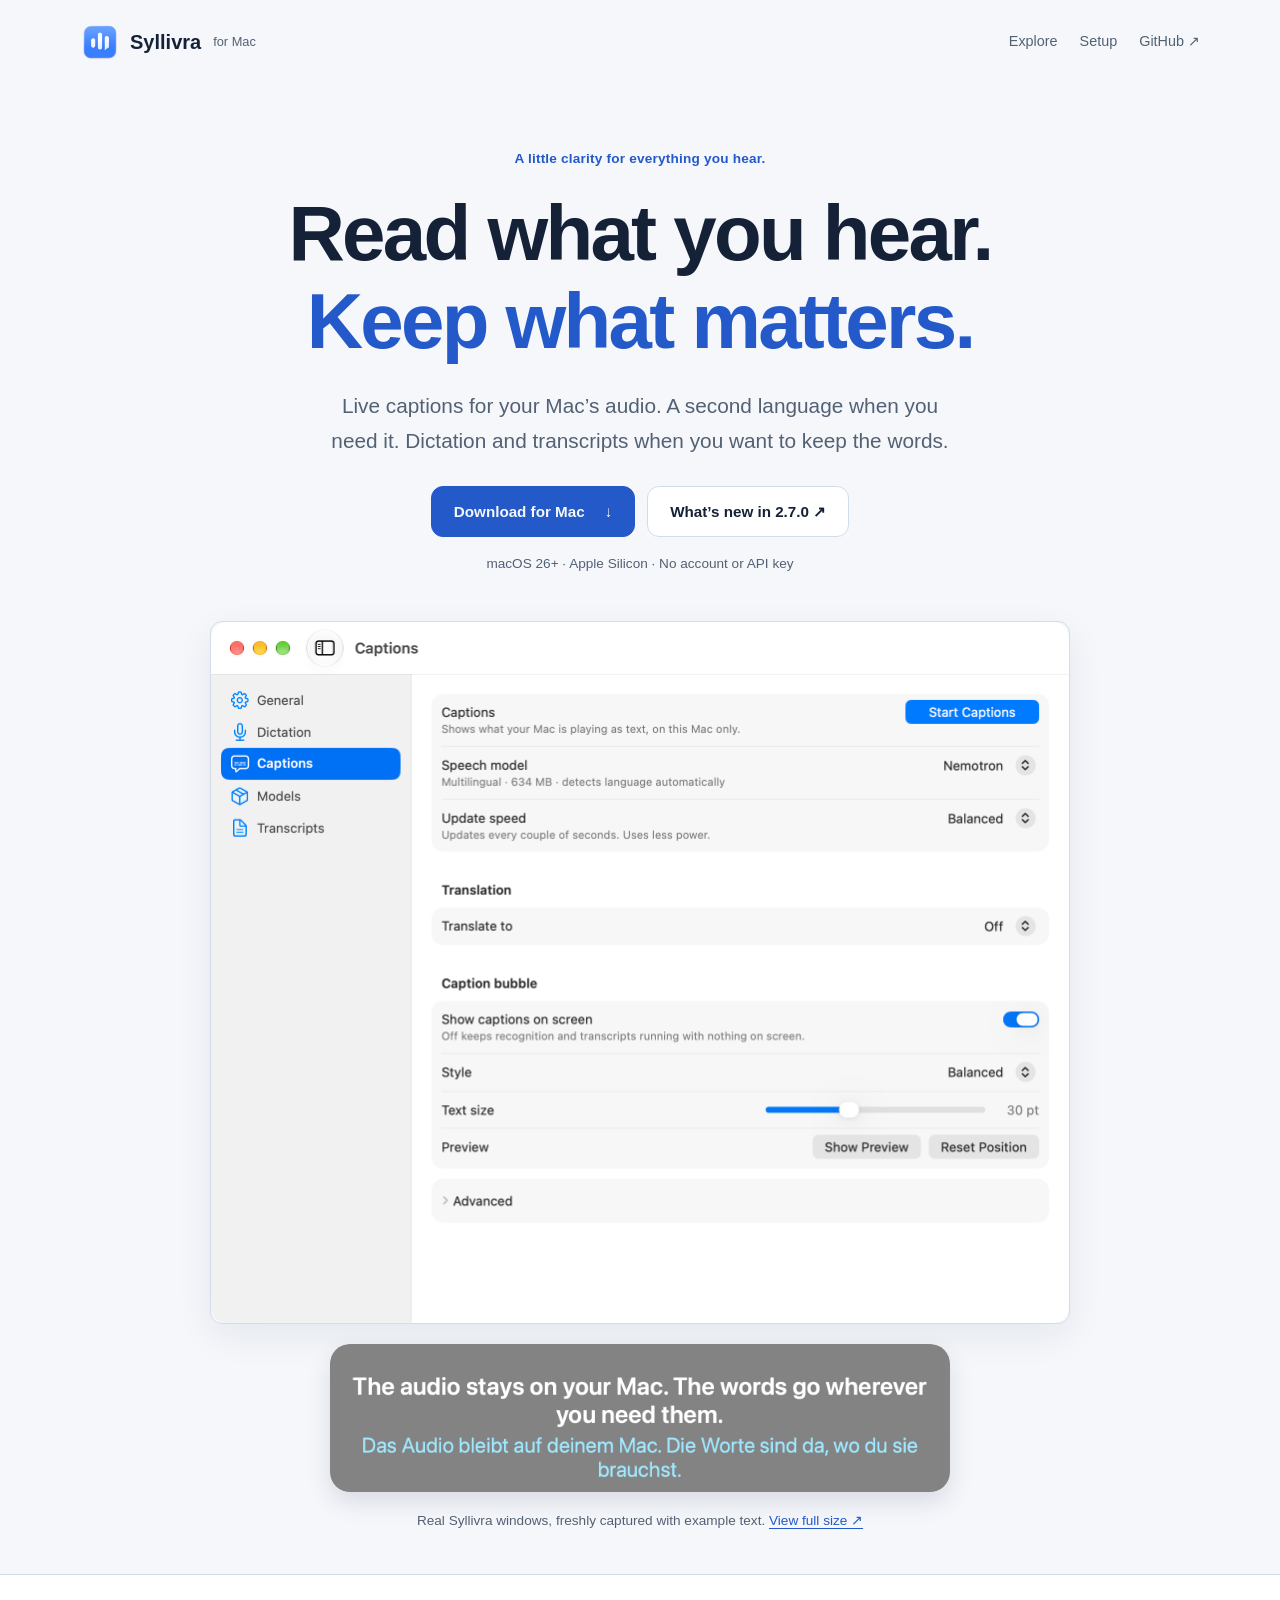
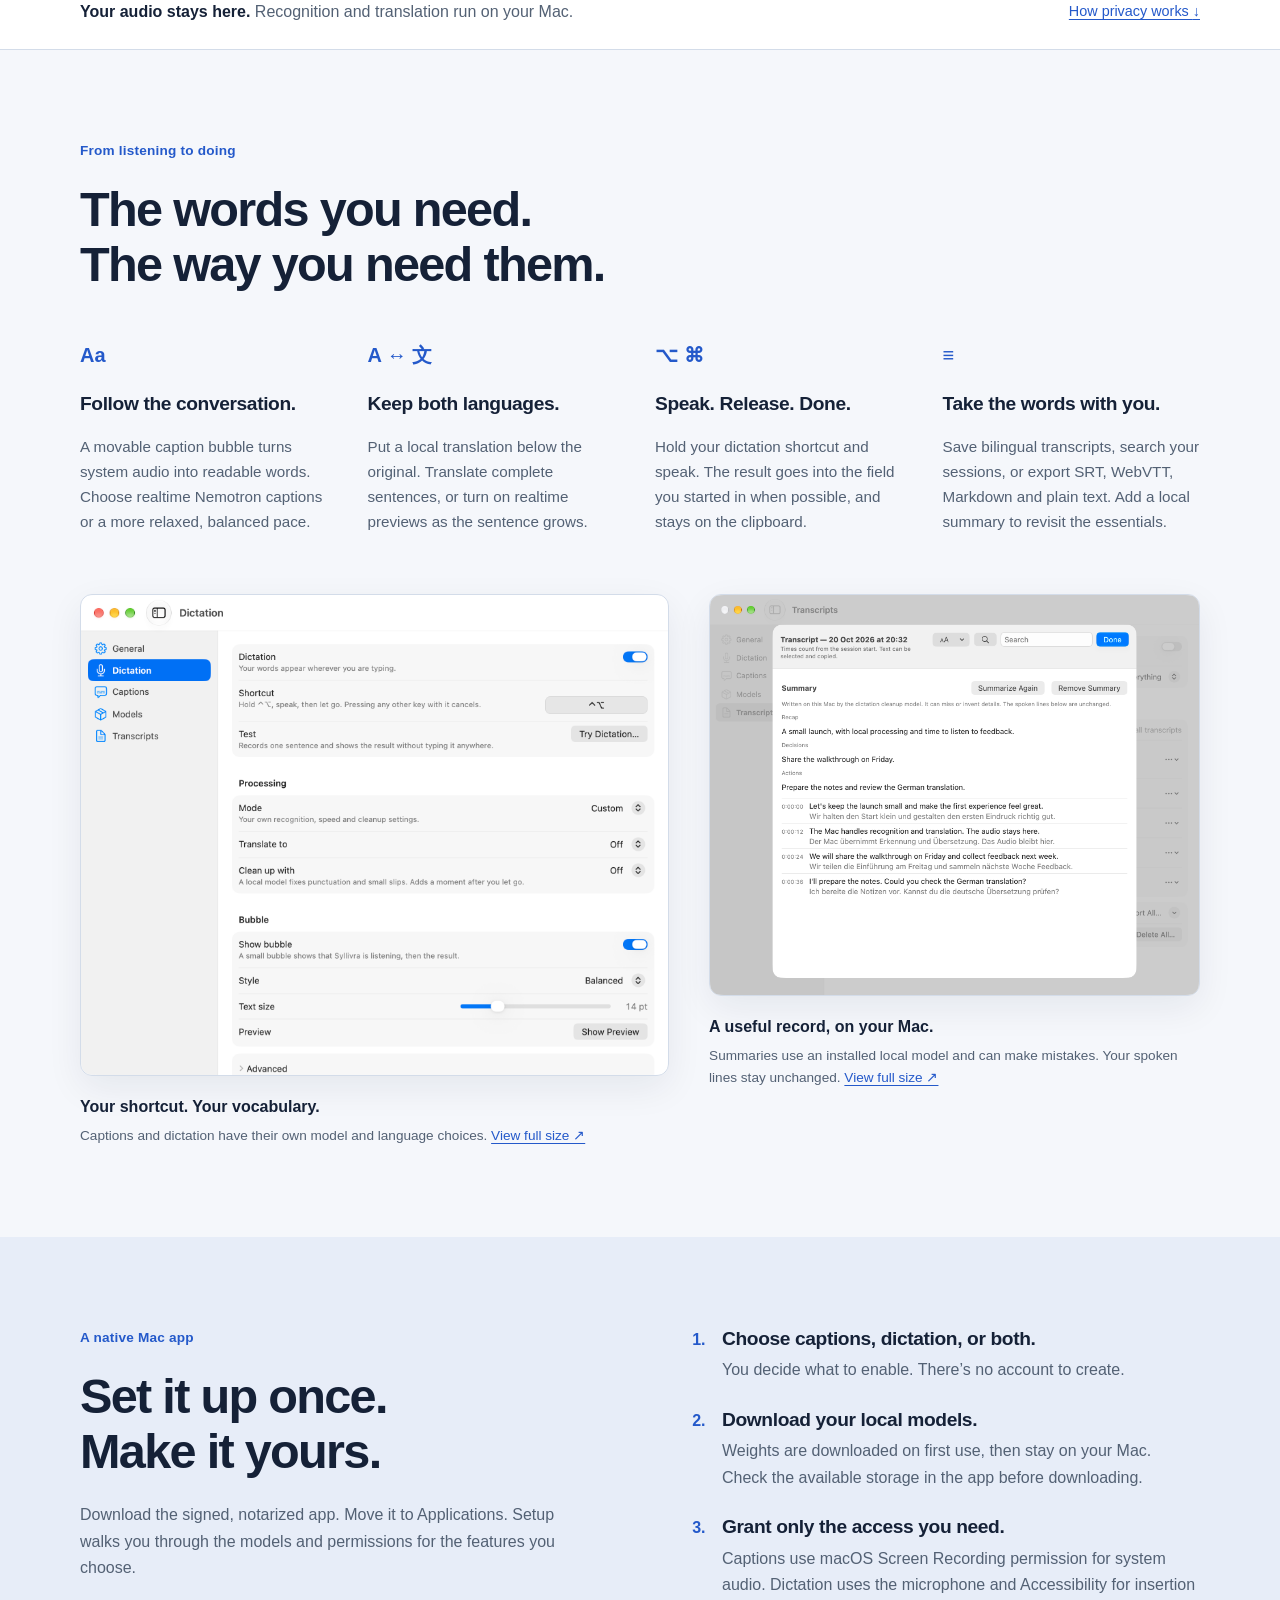
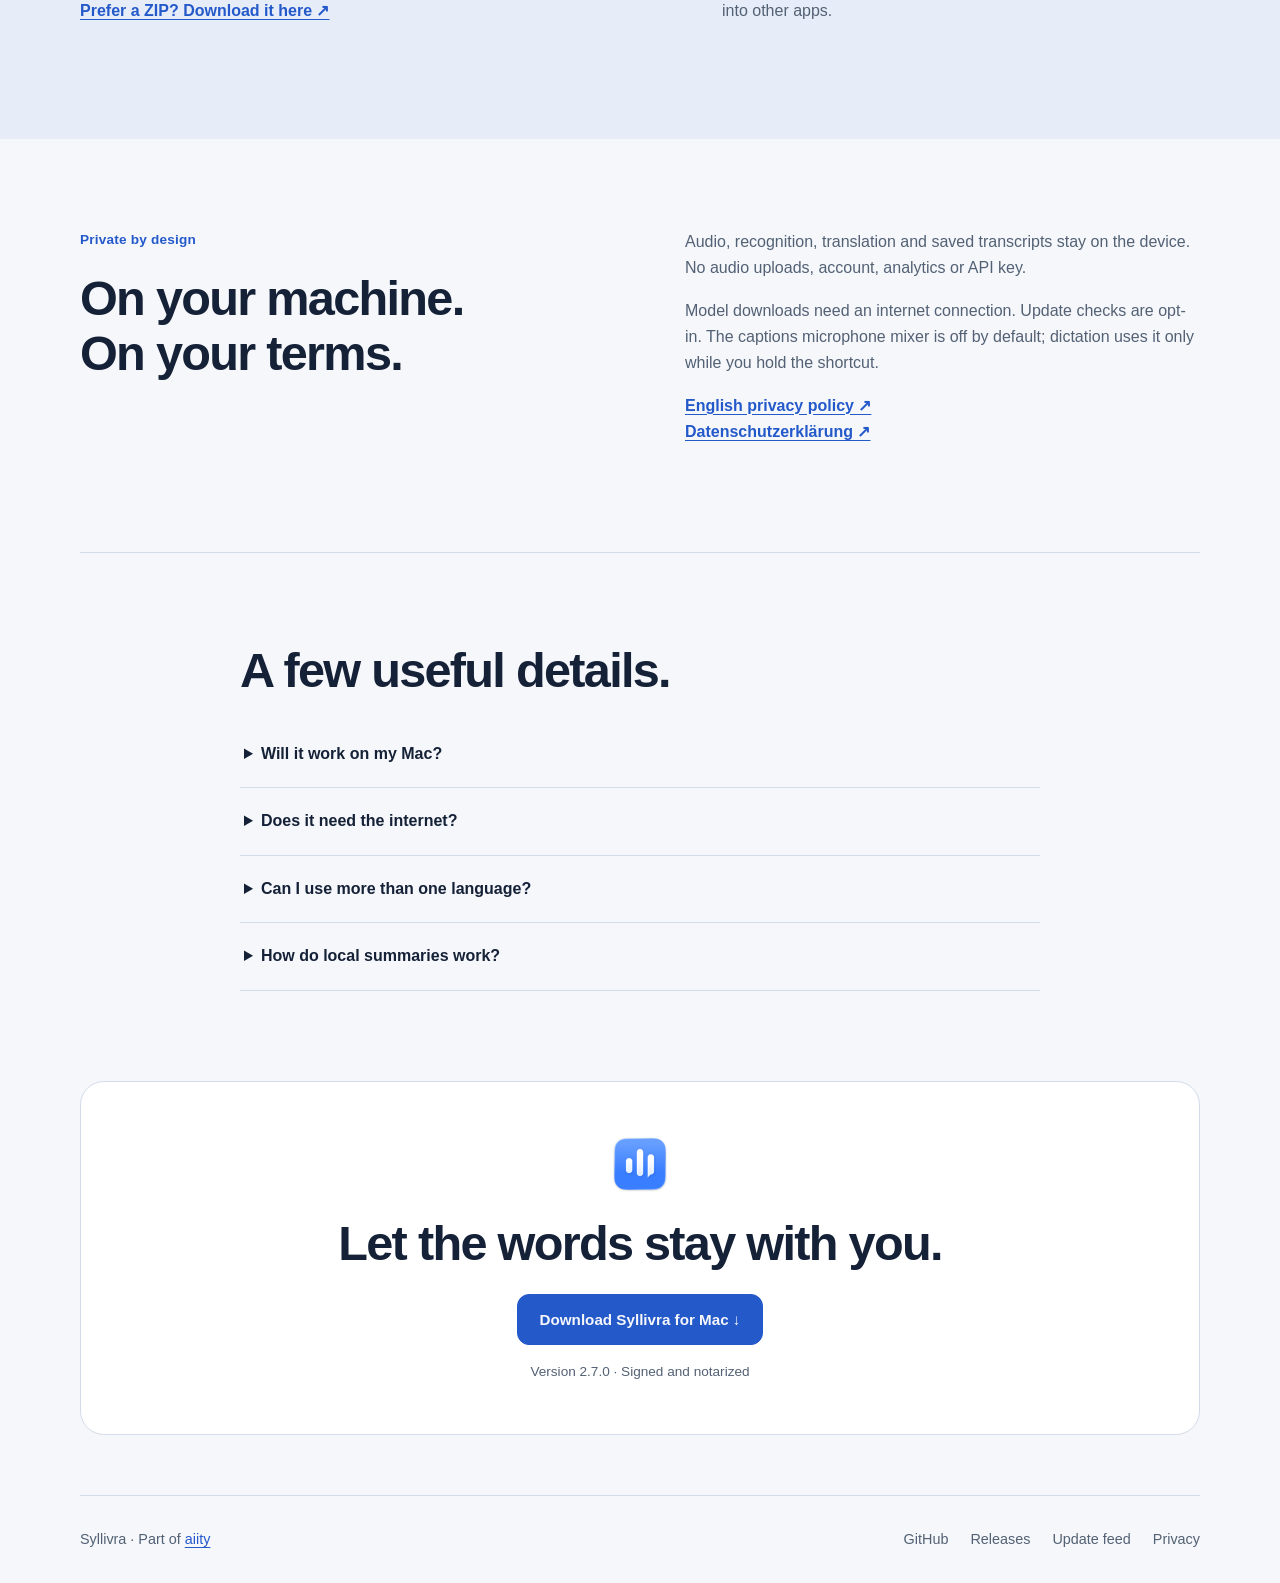
<file: index.html>
<!doctype html>
<html lang="en">
<head>
  <meta charset="utf-8">
  <meta name="viewport" content="width=device-width, initial-scale=1">
  <title>Syllivra — Read what you hear</title>
  <meta name="description" content="Live captions, local translation, press-to-talk dictation and saved transcripts. A native Mac app that keeps your audio on your Mac.">
  <link rel="canonical" href="https://enrzh.github.io/sAiity/">
  <meta name="color-scheme" content="light dark">
  <meta name="theme-color" content="#f5f7fb">
  <meta property="og:title" content="Syllivra — Read what you hear">
  <meta property="og:description" content="Captions, translation, dictation and transcripts. On your Mac.">
  <meta property="og:type" content="website">
  <meta property="og:url" content="https://enrzh.github.io/sAiity/">
  <meta property="og:image" content="https://enrzh.github.io/sAiity/screenshots/captions.png">
  <meta name="twitter:card" content="summary_large_image">
  <link rel="icon" href="screenshots/icon.png">
  <link rel="stylesheet" href="site.css">
</head>
<body>
  <a class="skip" href="#main">Skip to content</a>
  <header class="shell header">
    <a class="brand" href="./" aria-label="Syllivra home"><img src="screenshots/icon.png" width="40" height="40" alt="">Syllivra <span>for Mac</span></a>
    <nav aria-label="Main navigation"><a href="#features">Explore</a><a href="#setup">Setup</a><a href="https://github.com/enrzh/sAiity">GitHub ↗</a></nav>
  </header>
  <main id="main">
    <section class="shell hero" aria-labelledby="hero-title">
      <p class="eyebrow">A little clarity for everything you hear.</p>
      <h1 id="hero-title">Read what you hear.<br><span>Keep what matters.</span></h1>
      <p class="intro">Live captions for your Mac’s audio. A second language when you need it. Dictation and transcripts when you want to keep the words.</p>
      <div class="actions"><a class="button primary" href="https://github.com/enrzh/sAiity/releases/download/v2.7.0/Syllivra-2.7.0.dmg">Download for Mac <span aria-hidden="true">↓</span></a><a class="button secondary" href="https://github.com/enrzh/sAiity/releases/tag/v2.7.0">What’s new in 2.7.0 ↗</a></div>
      <p class="fine">macOS 26+ · Apple Silicon · No account or API key</p>
      <figure class="hero-product">
        <a href="screenshots/captions.png" aria-label="View the Captions window at full size"><img class="desktop-shot" src="screenshots/captions.png" width="1720" height="1404" alt="The native Captions window with Start Captions, speech model, update speed, translation and caption bubble controls." fetchpriority="high"></a>
        <img class="bubble-shot" src="screenshots/bubble.png" width="1540" height="368" alt="A live caption with its German translation: The audio stays on your Mac. The words go wherever you need them.">
        <figcaption>Real Syllivra windows, freshly captured with example text. <a href="screenshots/captions.png">View full size ↗</a></figcaption>
      </figure>
    </section>

    <div class="promise"><div class="shell promise-inner"><p><strong>Your audio stays here.</strong> Recognition and translation run on your Mac.</p><a href="#privacy">How privacy works <span aria-hidden="true">↓</span></a></div></div>

    <section class="shell section" id="features" aria-labelledby="features-title">
      <div class="section-heading"><p class="eyebrow">From listening to doing</p><h2 id="features-title">The words you need.<br>The way you need them.</h2></div>
      <div class="features">
        <article><span class="feature-symbol" aria-hidden="true">Aa</span><h3>Follow the conversation.</h3><p>A movable caption bubble turns system audio into readable words. Choose realtime Nemotron captions or a more relaxed, balanced pace.</p></article>
        <article><span class="feature-symbol" aria-hidden="true">A ↔ 文</span><h3>Keep both languages.</h3><p>Put a local translation below the original. Translate complete sentences, or turn on realtime previews as the sentence grows.</p></article>
        <article><span class="feature-symbol" aria-hidden="true">⌥ ⌘</span><h3>Speak. Release. Done.</h3><p>Hold your dictation shortcut and speak. The result goes into the field you started in when possible, and stays on the clipboard.</p></article>
        <article><span class="feature-symbol" aria-hidden="true">≡</span><h3>Take the words with you.</h3><p>Save bilingual transcripts, search your sessions, or export SRT, WebVTT, Markdown and plain text. Add a local summary to revisit the essentials.</p></article>
      </div>
      <div class="gallery">
        <figure><a href="screenshots/dictation.png" aria-label="View Dictation at full size"><img class="desktop-shot" src="screenshots/dictation.png" width="1720" height="1404" alt="Dictation settings with the hold-to-talk shortcut, a test button, processing mode, translation and cleanup choices." loading="lazy"></a><figcaption><strong>Your shortcut. Your vocabulary.</strong> Captions and dictation have their own model and language choices. <a href="screenshots/dictation.png">View full size ↗</a></figcaption></figure>
        <figure><a href="screenshots/summary.png" aria-label="View a transcript summary at full size"><img class="desktop-shot" src="screenshots/summary.png" width="1720" height="1404" alt="A saved example transcript open over the Transcripts settings, with a recap, decisions, action items and original and translated spoken lines." loading="lazy"></a><figcaption><strong>A useful record, on your Mac.</strong> Summaries use an installed local model and can make mistakes. Your spoken lines stay unchanged. <a href="screenshots/summary.png">View full size ↗</a></figcaption></figure>
      </div>
    </section>

    <section class="section setup-band" id="setup" aria-labelledby="setup-title"><div class="shell setup-layout">
      <div><p class="eyebrow">A native Mac app</p><h2 id="setup-title">Set it up once.<br>Make it yours.</h2><p>Download the signed, notarized app. Move it to Applications. Setup walks you through the models and permissions for the features you choose.</p><a class="text-link" href="https://github.com/enrzh/sAiity/releases/download/v2.7.0/Syllivra-2.7.0.zip">Prefer a ZIP? Download it here ↗</a></div>
      <ol class="steps"><li><h3>Choose captions, dictation, or both.</h3><p>You decide what to enable. There’s no account to create.</p></li><li><h3>Download your local models.</h3><p>Weights are downloaded on first use, then stay on your Mac. Check the available storage in the app before downloading.</p></li><li><h3>Grant only the access you need.</h3><p>Captions use macOS Screen Recording permission for system audio. Dictation uses the microphone and Accessibility for insertion into other apps.</p></li></ol>
    </div></section>

    <section class="shell section privacy-layout" id="privacy" aria-labelledby="privacy-title">
      <div><p class="eyebrow">Private by design</p><h2 id="privacy-title">On your machine.<br>On your terms.</h2></div>
      <div><p>Audio, recognition, translation and saved transcripts stay on the device. No audio uploads, account, analytics or API key.</p><p>Model downloads need an internet connection. Update checks are opt-in. The captions microphone mixer is off by default; dictation uses it only while you hold the shortcut.</p><p><a class="text-link" href="en/privacy.html">English privacy policy ↗</a><br><a class="text-link" href="privacy.html" lang="de">Datenschutzerklärung ↗</a></p></div>
    </section>

    <section class="shell faq section" aria-labelledby="faq-title"><h2 id="faq-title">A few useful details.</h2>
      <details><summary>Will it work on my Mac?</summary><p>Syllivra requires macOS 26 or later and Apple Silicon. Intel Macs and Windows are not supported releases. Model speed depends on your Mac, available memory and the models you choose.</p></details>
      <details><summary>Does it need the internet?</summary><p>To download models and, if enabled, check for updates. Once the chosen models are installed, recognition and translation run locally.</p></details>
      <details><summary>Can I use more than one language?</summary><p>Yes. Language coverage depends on the recognition and translation engines you select. Dictation without translation preserves supported spoken languages; turning translation on asks for the result in your chosen target language.</p></details>
      <details><summary>How do local summaries work?</summary><p>Since version 2.6.6, Syllivra opens Summarize, Summarize Again and Remove Summary in the resizable transcript reader. It uses the Gemma cleanup model already installed for dictation and does not download another model. Summaries can miss or invent details, and long transcripts may omit earlier lines. Original spoken lines and subtitle exports are preserved.</p></details>
    </section>
    <section class="shell closing"><img src="screenshots/icon.png" width="64" height="64" alt=""><h2>Let the words stay with you.</h2><a class="button primary" href="https://github.com/enrzh/sAiity/releases/download/v2.7.0/Syllivra-2.7.0.dmg">Download Syllivra for Mac ↓</a><p class="fine">Version 2.7.0 · Signed and notarized</p></section>
  </main>
  <footer class="shell footer"><p>Syllivra · Part of <a href="https://aiity.de">aiity</a></p><nav aria-label="Footer"><a href="https://github.com/enrzh/sAiity">GitHub</a><a href="https://github.com/enrzh/sAiity/releases">Releases</a><a href="appcast.xml">Update feed</a><a href="en/privacy.html">Privacy</a></nav></footer>
</body>
</html>
</file>
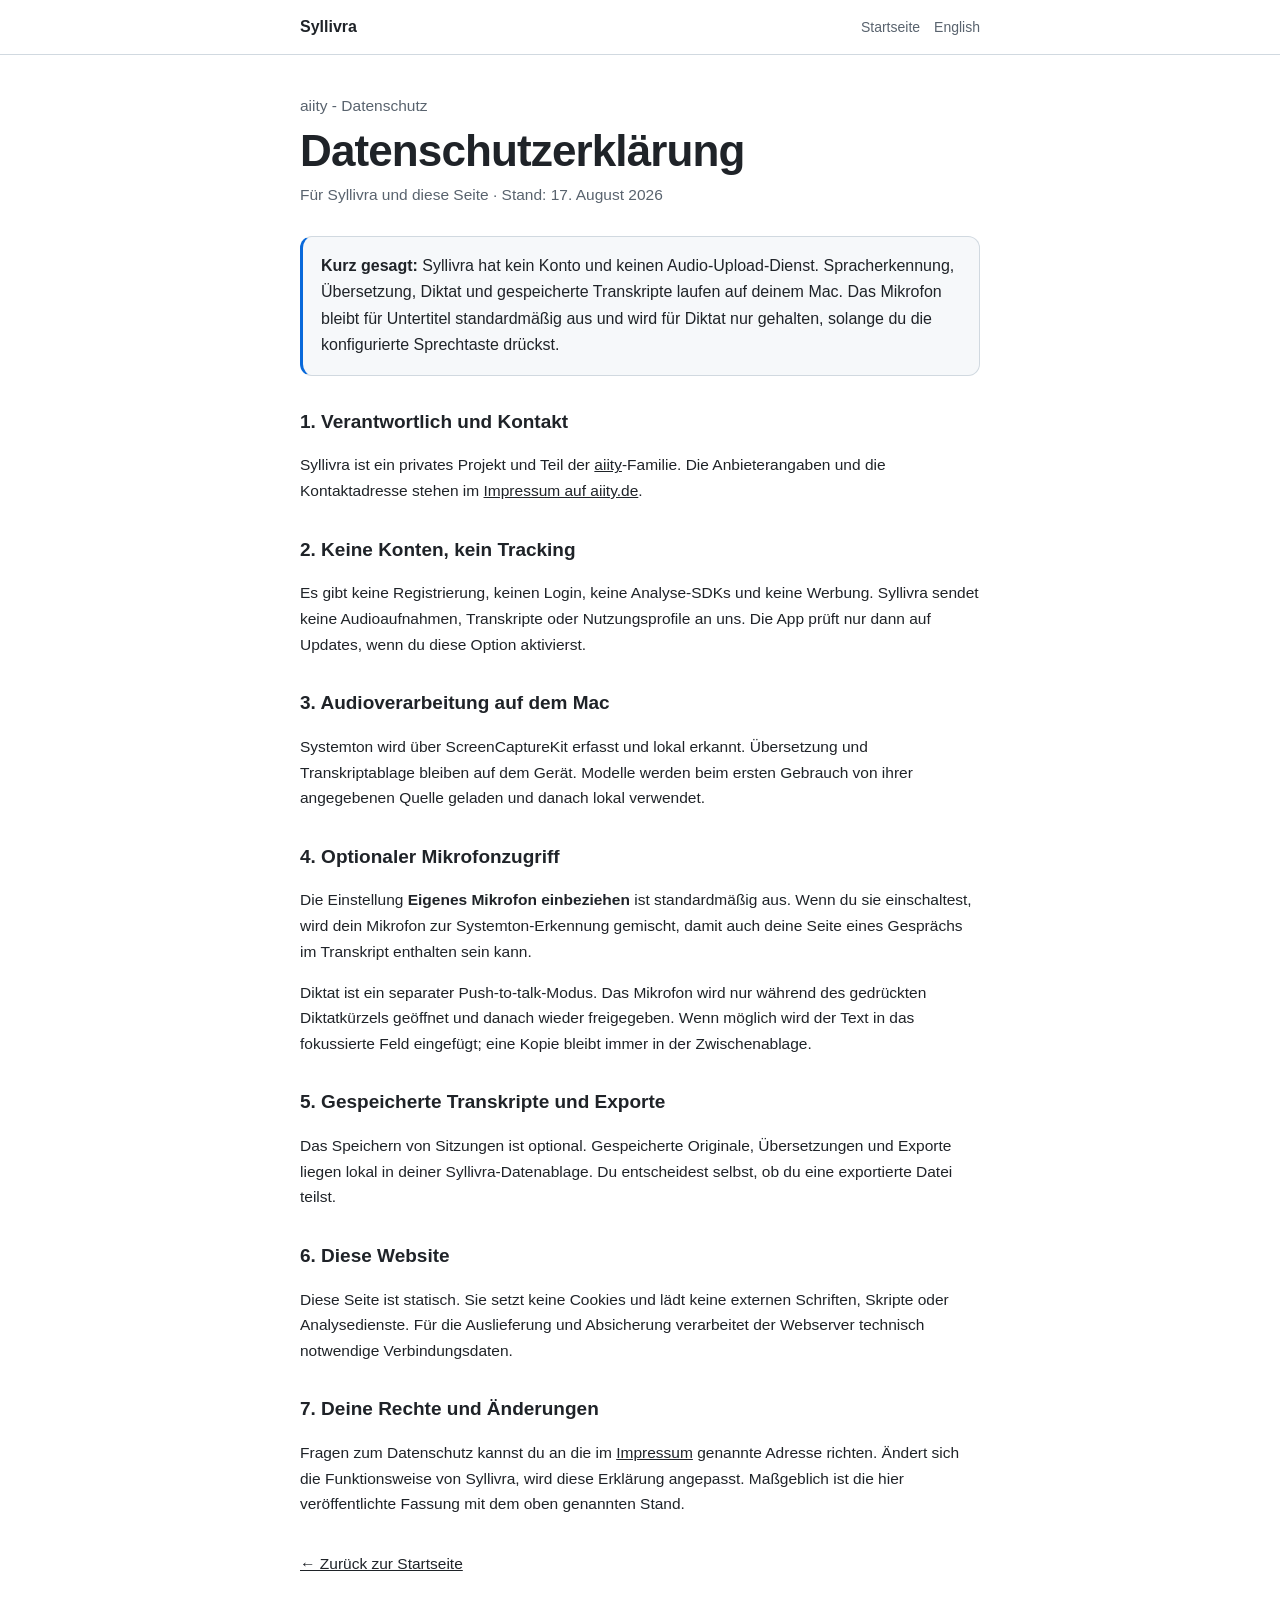
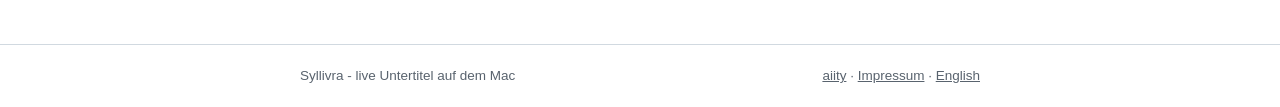
<file: privacy.html>
<!doctype html>
<html lang="de">
<head>
<meta charset="utf-8">
<meta name="viewport" content="width=device-width, initial-scale=1, viewport-fit=cover">
<title>Datenschutzerklärung - Syllivra</title>
<meta name="description" content="Datenschutzerklärung für Syllivra, lokale Untertitel, Übersetzung und Diktat für den Mac.">
<meta name="color-scheme" content="dark light">
<style>
*,*::before,*::after{box-sizing:border-box}
:root{color-scheme:dark light;--bg:#0d1117;--panel:#161b22;--border:#30363d;--fg:#e6edf3;--muted:#8d96a0;--accent:#58a6ff}
@media (prefers-color-scheme:light){:root{--bg:#fff;--panel:#f6f8fa;--border:#d1d9e0;--fg:#1f2328;--muted:#59636e;--accent:#0969da}}
html{-webkit-text-size-adjust:100%}body{margin:0;background:var(--bg);color:var(--fg);font:16px/1.65 -apple-system,BlinkMacSystemFont,"SF Pro Text","Segoe UI",sans-serif;min-height:100dvh}
.wrap{width:100%;max-width:720px;margin:0 auto;padding:0 20px}a{color:var(--fg)}a:hover{color:var(--accent)}
header{border-bottom:1px solid var(--border);padding:14px 0;position:sticky;top:0;background:color-mix(in srgb,var(--bg) 90%,transparent);backdrop-filter:blur(12px);z-index:2}
.bar{display:flex;align-items:center;justify-content:space-between;gap:12px}.brand{font-weight:600;text-decoration:none}.bar nav{display:flex;gap:14px;font-size:14px}.bar nav a{color:var(--muted);text-decoration:none}
main{padding:38px 0 52px}.eyebrow{color:var(--muted);font-size:14px;margin:0 0 8px}.hero h1{font-size:clamp(30px,8vw,44px);line-height:1.08;margin:0 0 8px;letter-spacing:-.02em}.meta{color:var(--muted);font-size:14px;margin:0 0 28px}
.summary{background:var(--panel);border:1px solid var(--border);border-left:3px solid var(--accent);border-radius:12px;padding:16px 18px;margin:0 0 30px}.doc h2{font-size:19px;margin:30px 0 8px}.doc p,.doc li{font-size:15.5px}.doc ul{padding-left:21px}.back{margin-top:34px}
footer{border-top:1px solid var(--border);padding:20px 0;color:var(--muted);font-size:13.5px}.foot{display:flex;justify-content:space-between;gap:14px;flex-wrap:wrap}.foot a{color:var(--muted)}
</style>
</head>
<body>
<header><div class="wrap bar"><a class="brand" href="https://enrzh.github.io/sAiity/">Syllivra</a><nav><a href="https://enrzh.github.io/sAiity/">Startseite</a><a href="en/privacy.html" hreflang="en">English</a></nav></div></header>
<main><div class="wrap doc">
<p class="eyebrow">aiity - Datenschutz</p><div class="hero"><h1>Datenschutzerklärung</h1><p class="meta">Für Syllivra und diese Seite · Stand: 17. August 2026</p></div>
<div class="summary"><b>Kurz gesagt:</b> Syllivra hat kein Konto und keinen Audio-Upload-Dienst. Spracherkennung, Übersetzung, Diktat und gespeicherte Transkripte laufen auf deinem Mac. Das Mikrofon bleibt für Untertitel standardmäßig aus und wird für Diktat nur gehalten, solange du die konfigurierte Sprechtaste drückst.</div>
<h2>1. Verantwortlich und Kontakt</h2>
<p>Syllivra ist ein privates Projekt und Teil der <a href="https://aiity.de">aiity</a>-Familie. Die Anbieterangaben und die Kontaktadresse stehen im <a href="https://aiity.de/impressum">Impressum auf aiity.de</a>.</p>
<h2>2. Keine Konten, kein Tracking</h2>
<p>Es gibt keine Registrierung, keinen Login, keine Analyse-SDKs und keine Werbung. Syllivra sendet keine Audioaufnahmen, Transkripte oder Nutzungsprofile an uns. Die App prüft nur dann auf Updates, wenn du diese Option aktivierst.</p>
<h2>3. Audioverarbeitung auf dem Mac</h2>
<p>Systemton wird über ScreenCaptureKit erfasst und lokal erkannt. Übersetzung und Transkriptablage bleiben auf dem Gerät. Modelle werden beim ersten Gebrauch von ihrer angegebenen Quelle geladen und danach lokal verwendet.</p>
<h2>4. Optionaler Mikrofonzugriff</h2>
<p>Die Einstellung <b>Eigenes Mikrofon einbeziehen</b> ist standardmäßig aus. Wenn du sie einschaltest, wird dein Mikrofon zur Systemton-Erkennung gemischt, damit auch deine Seite eines Gesprächs im Transkript enthalten sein kann.</p>
<p>Diktat ist ein separater Push-to-talk-Modus. Das Mikrofon wird nur während des gedrückten Diktatkürzels geöffnet und danach wieder freigegeben. Wenn möglich wird der Text in das fokussierte Feld eingefügt; eine Kopie bleibt immer in der Zwischenablage.</p>
<h2>5. Gespeicherte Transkripte und Exporte</h2>
<p>Das Speichern von Sitzungen ist optional. Gespeicherte Originale, Übersetzungen und Exporte liegen lokal in deiner Syllivra-Datenablage. Du entscheidest selbst, ob du eine exportierte Datei teilst.</p>
<h2>6. Diese Website</h2>
<p>Diese Seite ist statisch. Sie setzt keine Cookies und lädt keine externen Schriften, Skripte oder Analysedienste. Für die Auslieferung und Absicherung verarbeitet der Webserver technisch notwendige Verbindungsdaten.</p>
<h2>7. Deine Rechte und Änderungen</h2>
<p>Fragen zum Datenschutz kannst du an die im <a href="https://aiity.de/impressum">Impressum</a> genannte Adresse richten. Ändert sich die Funktionsweise von Syllivra, wird diese Erklärung angepasst. Maßgeblich ist die hier veröffentlichte Fassung mit dem oben genannten Stand.</p>
<p class="back"><a href="https://enrzh.github.io/sAiity/">← Zurück zur Startseite</a></p>
</div></main>
<footer><div class="wrap foot"><span>Syllivra - live Untertitel auf dem Mac</span><span><a href="https://aiity.de">aiity</a> · <a href="https://aiity.de/impressum">Impressum</a> · <a href="en/privacy.html">English</a></span></div></footer>
</body></html>
</file>
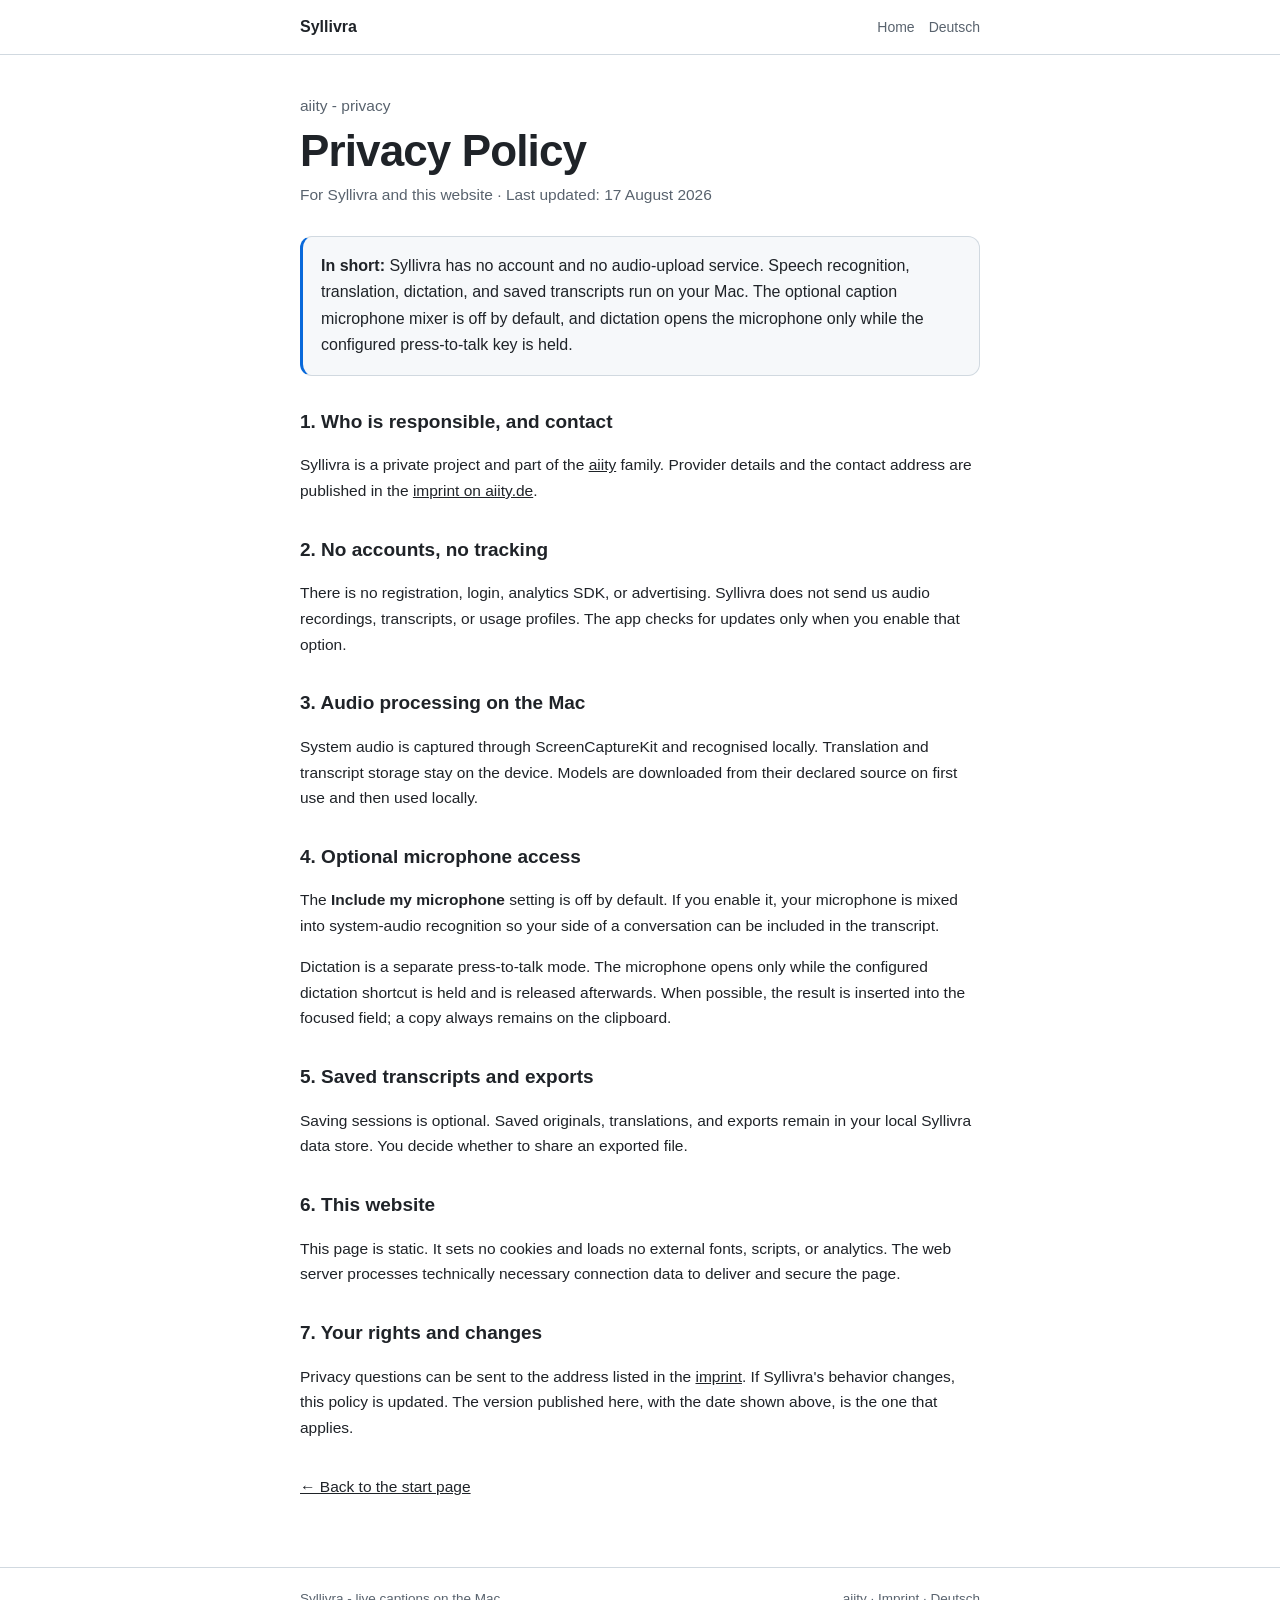
<file: en/privacy.html>
<!doctype html>
<html lang="en">
<head>
<meta charset="utf-8">
<meta name="viewport" content="width=device-width, initial-scale=1, viewport-fit=cover">
<title>Privacy Policy - Syllivra</title>
<meta name="description" content="Privacy policy for Syllivra, local captions, translation, transcripts, and dictation for Mac.">
<meta name="color-scheme" content="dark light">
<style>
*,*::before,*::after{box-sizing:border-box}
:root{color-scheme:dark light;--bg:#0d1117;--panel:#161b22;--border:#30363d;--fg:#e6edf3;--muted:#8d96a0;--accent:#58a6ff}
@media (prefers-color-scheme:light){:root{--bg:#fff;--panel:#f6f8fa;--border:#d1d9e0;--fg:#1f2328;--muted:#59636e;--accent:#0969da}}
html{-webkit-text-size-adjust:100%}body{margin:0;background:var(--bg);color:var(--fg);font:16px/1.65 -apple-system,BlinkMacSystemFont,"SF Pro Text","Segoe UI",sans-serif;min-height:100dvh}
.wrap{width:100%;max-width:720px;margin:0 auto;padding:0 20px}a{color:var(--fg)}a:hover{color:var(--accent)}
header{border-bottom:1px solid var(--border);padding:14px 0;position:sticky;top:0;background:color-mix(in srgb,var(--bg) 90%,transparent);backdrop-filter:blur(12px);z-index:2}
.bar{display:flex;align-items:center;justify-content:space-between;gap:12px}.brand{font-weight:600;text-decoration:none}.bar nav{display:flex;gap:14px;font-size:14px}.bar nav a{color:var(--muted);text-decoration:none}
main{padding:38px 0 52px}.eyebrow{color:var(--muted);font-size:14px;margin:0 0 8px}.hero h1{font-size:clamp(30px,8vw,44px);line-height:1.08;margin:0 0 8px;letter-spacing:-.02em}.meta{color:var(--muted);font-size:14px;margin:0 0 28px}
.summary{background:var(--panel);border:1px solid var(--border);border-left:3px solid var(--accent);border-radius:12px;padding:16px 18px;margin:0 0 30px}.doc h2{font-size:19px;margin:30px 0 8px}.doc p,.doc li{font-size:15.5px}.doc ul{padding-left:21px}.back{margin-top:34px}
footer{border-top:1px solid var(--border);padding:20px 0;color:var(--muted);font-size:13.5px}.foot{display:flex;justify-content:space-between;gap:14px;flex-wrap:wrap}.foot a{color:var(--muted)}
</style>
</head>
<body>
<header><div class="wrap bar"><a class="brand" href="https://enrzh.github.io/sAiity/">Syllivra</a><nav><a href="https://enrzh.github.io/sAiity/">Home</a><a href="../privacy.html" hreflang="de">Deutsch</a></nav></div></header>
<main><div class="wrap doc">
<p class="eyebrow">aiity - privacy</p><div class="hero"><h1>Privacy Policy</h1><p class="meta">For Syllivra and this website · Last updated: 17 August 2026</p></div>
<div class="summary"><b>In short:</b> Syllivra has no account and no audio-upload service. Speech recognition, translation, dictation, and saved transcripts run on your Mac. The optional caption microphone mixer is off by default, and dictation opens the microphone only while the configured press-to-talk key is held.</div>
<h2>1. Who is responsible, and contact</h2>
<p>Syllivra is a private project and part of the <a href="https://aiity.de">aiity</a> family. Provider details and the contact address are published in the <a href="https://aiity.de/impressum">imprint on aiity.de</a>.</p>
<h2>2. No accounts, no tracking</h2>
<p>There is no registration, login, analytics SDK, or advertising. Syllivra does not send us audio recordings, transcripts, or usage profiles. The app checks for updates only when you enable that option.</p>
<h2>3. Audio processing on the Mac</h2>
<p>System audio is captured through ScreenCaptureKit and recognised locally. Translation and transcript storage stay on the device. Models are downloaded from their declared source on first use and then used locally.</p>
<h2>4. Optional microphone access</h2>
<p>The <b>Include my microphone</b> setting is off by default. If you enable it, your microphone is mixed into system-audio recognition so your side of a conversation can be included in the transcript.</p>
<p>Dictation is a separate press-to-talk mode. The microphone opens only while the configured dictation shortcut is held and is released afterwards. When possible, the result is inserted into the focused field; a copy always remains on the clipboard.</p>
<h2>5. Saved transcripts and exports</h2>
<p>Saving sessions is optional. Saved originals, translations, and exports remain in your local Syllivra data store. You decide whether to share an exported file.</p>
<h2>6. This website</h2>
<p>This page is static. It sets no cookies and loads no external fonts, scripts, or analytics. The web server processes technically necessary connection data to deliver and secure the page.</p>
<h2>7. Your rights and changes</h2>
<p>Privacy questions can be sent to the address listed in the <a href="https://aiity.de/impressum">imprint</a>. If Syllivra's behavior changes, this policy is updated. The version published here, with the date shown above, is the one that applies.</p>
<p class="back"><a href="https://enrzh.github.io/sAiity/">← Back to the start page</a></p>
</div></main>
<footer><div class="wrap foot"><span>Syllivra - live captions on the Mac</span><span><a href="https://aiity.de">aiity</a> · <a href="https://aiity.de/impressum">Imprint</a> · <a href="../privacy.html">Deutsch</a></span></div></footer>
</body></html>
</file>
<file: site.css>
* { box-sizing: border-box; }
:root { color-scheme: light dark; --bg: #f5f7fb; --surface: #ffffff; --ink: #152137; --muted: #536174; --accent: #2459ca; --wash: #e7edf8; --line: #d3dce9; }
@media (prefers-color-scheme: dark) { :root { --bg: #111821; --surface: #1c2633; --ink: #f0f4fb; --muted: #afbdd0; --accent: #9cb9ff; --wash: #202e45; --line: #3d4d64; } }
html { scroll-behavior: smooth; scroll-padding-top: 2rem; }
body { margin: 0; font: 1rem/1.65 -apple-system, BlinkMacSystemFont, "Segoe UI", sans-serif; background: var(--bg); color: var(--ink); -webkit-font-smoothing: antialiased; overflow-wrap: anywhere; }
a { color: var(--accent); text-underline-offset: .2em; }
a:hover { text-decoration-thickness: 2px; }
a:focus-visible, summary:focus-visible { outline: 3px solid var(--accent); outline-offset: 5px; border-radius: 4px; }
img { display: block; max-width: 100%; height: auto; }
figure { margin: 0; }
h1, h2, h3 { line-height: 1.12; letter-spacing: -.035em; text-wrap: balance; }
h1, h2, h3, p { margin-top: 0; }
h1 { margin-bottom: 1.5rem; font-size: clamp(2.6rem, 6.1vw, 5.1rem); font-weight: 700; }
h1 span { color: var(--accent); }
h2 { font-size: clamp(2rem, 3.8vw, 3.3rem); font-weight: 650; margin-bottom: 1.5rem; }
h3 { font-size: 1.2rem; font-weight: 650; letter-spacing: -.02em; }
p { color: var(--muted); }
.shell { width: min(1120px, calc(100% - 48px)); margin-inline: auto; }
.skip { position: absolute; top: -80px; left: 20px; background: var(--surface); padding: 12px; z-index: 10; }
.skip:focus { top: 12px; }
.header { display: flex; flex-wrap: wrap; justify-content: space-between; align-items: center; gap: 24px; padding-block: 22px; }
.brand { display: flex; align-items: center; gap: 10px; font-size: 1.25rem; font-weight: 700; text-decoration: none; color: var(--ink); white-space: nowrap; }
.brand span { font-size: .8rem; font-weight: 500; color: var(--muted); margin-left: 2px; }
nav { display: flex; flex-wrap: wrap; gap: 22px; }
nav a { text-decoration: none; color: var(--muted); font-size: .9rem; padding-block: 8px; }
nav a:hover { color: var(--accent); }
.hero { padding-top: 64px; text-align: center; }
.eyebrow { color: var(--accent); font-size: .85rem; font-weight: 650; letter-spacing: .015em; margin-bottom: 1.25rem; }
.intro { max-width: 640px; font-size: clamp(1.12rem, 2vw, 1.3rem); line-height: 1.65; margin: 0 auto 1.75rem; text-wrap: pretty; }
.actions { display: flex; align-items: center; justify-content: center; gap: 12px; flex-wrap: wrap; }
.button { display: inline-flex; align-items: center; justify-content: center; gap: 20px; min-height: 48px; border: 1px solid var(--line); padding: 12px 22px; border-radius: 12px; font-weight: 600; text-decoration: none; font-size: .95rem; transition: box-shadow .15s ease, transform .15s ease; }
.primary { background: var(--accent); color: var(--bg); border-color: var(--accent); }
.secondary { color: var(--ink); background: var(--surface); }
.button:hover { box-shadow: 0 4px 12px #00000018; transform: translateY(-1px); }
.button:active { transform: translateY(1px); }
.fine { font-size: .85rem; margin: 1rem 0 0; }
.hero-product { position: relative; max-width: 860px; padding-top: 46px; margin: auto; }
.desktop-shot { width: 100%; border: 1px solid var(--line); border-radius: 12px; box-shadow: 0 12px 36px #15213712; }
.bubble-shot { width: min(620px, 94%); margin: 20px auto 0; border-radius: 20px; box-shadow: 0 10px 25px #15213720; }
figcaption { font-size: .85rem; color: var(--muted); margin-top: 18px; line-height: 1.6; }
figcaption strong { display: block; color: var(--ink); font-size: 1rem; margin-bottom: 6px; }
.hero-product figcaption { margin-bottom: 42px; }
.promise { border-block: 1px solid var(--line); background: var(--surface); }
.promise-inner { display: flex; align-items: center; justify-content: space-between; gap: 24px; padding-block: 24px; }
.promise p { margin: 0; }
.promise strong { color: var(--ink); }
.promise a { font-size: .9rem; }
.section { padding-block: 90px; }
.section-heading { max-width: 700px; margin-bottom: 40px; }
.features { display: grid; grid-template-columns: repeat(4, 1fr); gap: 30px; }
.features p { font-size: .95rem; margin-bottom: 0; }
.feature-symbol { display: inline-flex; min-height: 48px; align-items: center; color: var(--accent); font-size: 1.25rem; font-weight: 650; margin-bottom: 14px; }
.gallery { display: grid; grid-template-columns: 1.2fr 1fr; gap: 40px; margin-top: 60px; align-items: start; }
.setup-band { background: var(--wash); }
.setup-layout, .privacy-layout { display: grid; grid-template-columns: 1fr 1fr; gap: 90px; }
.text-link { font-weight: 600; }
.steps { padding-left: 25px; margin: 0; }
.steps li { padding-left: 12px; padding-bottom: 24px; }
.steps li::marker { color: var(--accent); font-weight: 650; }
.steps h3 { margin-bottom: 8px; }
.steps p { margin: 0; }
.privacy-layout { border-bottom: 1px solid var(--line); }
.faq { max-width: 800px; }
details { border-bottom: 1px solid var(--line); }
summary { padding: 20px 4px; cursor: pointer; font-weight: 600; }
details p { padding: 0 4px 12px; margin: 0; }
.closing { text-align: center; background: var(--surface); padding: 50px 24px; border: 1px solid var(--line); border-radius: 24px; margin-bottom: 60px; }
.closing img { margin: 0 auto 20px; }
.footer { display: flex; justify-content: space-between; align-items: center; gap: 24px; padding-block: 24px; border-top: 1px solid var(--line); }
.footer p { font-size: .9rem; margin: 0; }
@media (max-width: 900px) { .features { grid-template-columns: 1fr 1fr; gap: 30px; } .setup-layout, .privacy-layout { gap: 40px; } }
@media (max-width: 640px) { .shell { width: calc(100% - 36px); } .brand span { display: none; } .header { gap: 12px; padding-block: 14px; } nav { gap: 12px; } nav a { font-size: .8rem; } .hero { padding-top: 42px; } .hero-product { padding-top: 32px; } .section { padding-block: 56px; } .features, .gallery, .setup-layout, .privacy-layout { grid-template-columns: 1fr; gap: 28px; } .features { gap: 24px; } .feature-symbol { margin-bottom: 5px; } .features h3 { margin-bottom: 10px; } .gallery { margin-top: 32px; } .promise-inner, .footer { flex-direction: column; align-items: flex-start; gap: 12px; } .closing { padding-inline: 20px; } }
@media (prefers-reduced-motion: reduce) { html { scroll-behavior: auto; } .button { transition: none; transform: none; } }
@media (prefers-contrast: more) { :root { --muted: var(--ink); --line: var(--ink); } }
</file>
